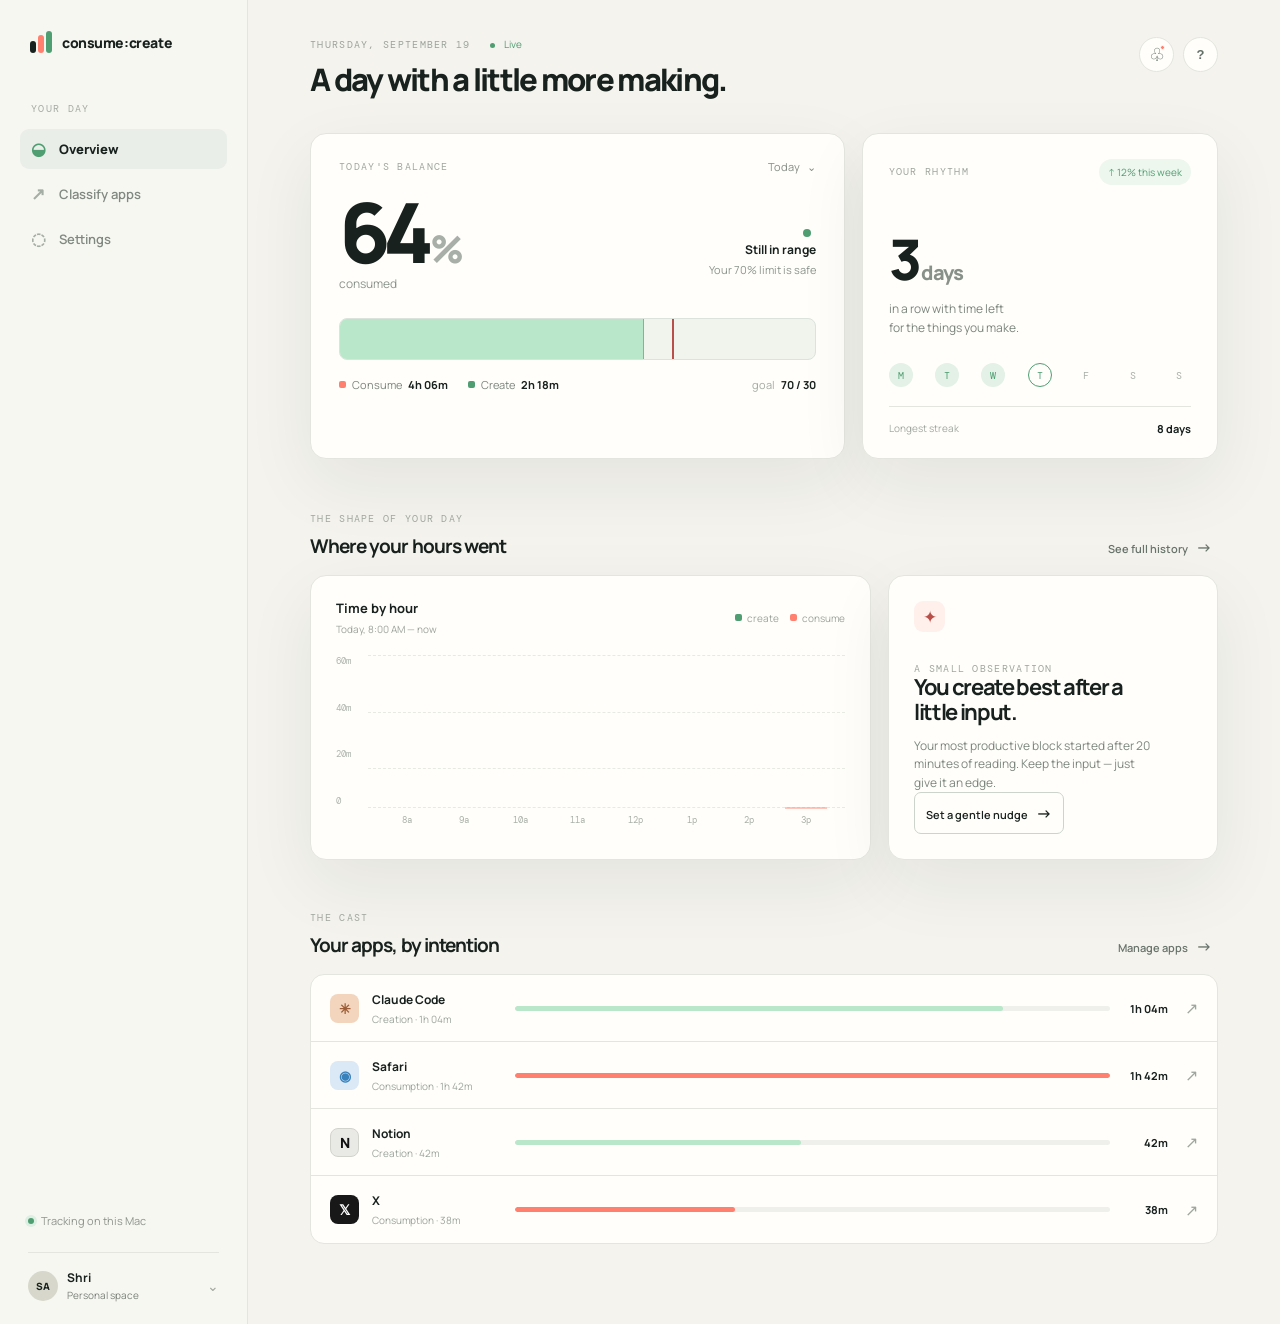
<file: index.html>
<!doctype html>
<html lang="en">
  <head>
    <meta charset="UTF-8" />
    <meta name="viewport" content="width=device-width, initial-scale=1.0" />
    <title>consume:create — make room for making</title>
    <link rel="stylesheet" href="styles.css" />
  </head>
  <body>
    <div class="app-shell">
      <aside class="sidebar">
        <div class="brand-row">
          <div class="brand-mark" aria-hidden="true"><span></span><span></span><span></span></div>
          <span class="brand-name">consume:create</span>
        </div>

        <div class="sidebar-section-label">Your day</div>
        <nav class="main-nav" aria-label="Main navigation">
          <button class="nav-item active" data-view="overview"><span class="nav-icon">◒</span>Overview</button>
          <button class="nav-item" data-view="classify"><span class="nav-icon">↗</span>Classify apps</button>
          <button class="nav-item" data-view="settings"><span class="nav-icon">◌</span>Settings</button>
        </nav>

        <div class="sidebar-bottom">
          <div class="sync-dot"><i></i>Tracking on this Mac</div>
          <div class="profile-chip"><div class="avatar">SA</div><div><strong>Shri</strong><small>Personal space</small></div><span>⌄</span></div>
        </div>
      </aside>

      <main class="main-content">
        <header class="topbar">
          <div>
            <p class="eyebrow">Thursday, September 19 <span class="live-pill"><i></i> Live</span></p>
            <h1 id="page-title">A day with a little more making.</h1>
          </div>
          <div class="top-actions"><button class="icon-button" title="Notifications">♧<span class="notification-dot"></span></button><button class="help-button">?</button></div>
        </header>

        <section id="view-overview" class="view active-view">
          <div class="hero-grid">
            <article class="balance-card">
              <div class="card-topline"><span class="label">TODAY'S BALANCE</span><span class="date-select">Today <span>⌄</span></span></div>
              <div class="balance-copy"><div><div class="balance-number"><span id="consume-percent">64</span><small>%</small></div><p>consumed</p></div><div class="balance-state"><span class="state-dot"></span><strong>Still in range</strong><small>Your 70% limit is safe</small></div></div>
              <div class="sideways-battery" aria-label="64 percent consumption, within 70 percent limit"><div class="battery-fill"></div><div class="limit-marker"><span>70%</span></div></div>
              <div class="battery-legend"><span><i class="swatch consume"></i>Consume <strong>4h 06m</strong></span><span><i class="swatch create"></i>Create <strong>2h 18m</strong></span><span class="goal-copy">goal <strong>70 / 30</strong></span></div>
            </article>

            <article class="streak-card">
              <div class="card-topline"><span class="label">YOUR RHYTHM</span><span class="trend">↑ 12% this week</span></div>
              <div class="streak-number">3<span> days</span></div>
              <p class="streak-copy">in a row with time left<br />for the things you make.</p>
              <div class="week-dots"><span class="done">M</span><span class="done">T</span><span class="done">W</span><span class="today">T</span><span>F</span><span>S</span><span>S</span></div>
              <div class="streak-footer"><span>Longest streak</span><strong>8 days</strong></div>
            </article>
          </div>

          <div class="section-heading"><div><span class="section-kicker">THE SHAPE OF YOUR DAY</span><h2>Where your hours went</h2></div><button class="text-button">See full history <span>→</span></button></div>
          <div class="analytics-grid">
            <article class="chart-card">
              <div class="chart-head"><div><strong>Time by hour</strong><small>Today, 8:00 AM — now</small></div><div class="chart-legend"><span><i class="swatch create"></i>create</span><span><i class="swatch consume"></i>consume</span></div></div>
              <div class="hour-chart"><div class="y-labels"><span>60m</span><span>40m</span><span>20m</span><span>0</span></div><div class="chart-area"><div class="grid-line l1"></div><div class="grid-line l2"></div><div class="grid-line l3"></div><div class="grid-line l4"></div><div class="bars"><div class="bar-group"><i class="bar create-bar" style="height:34%"></i><i class="bar consume-bar" style="height:16%"></i><small>8a</small></div><div class="bar-group"><i class="bar create-bar" style="height:20%"></i><i class="bar consume-bar" style="height:48%"></i><small>9a</small></div><div class="bar-group"><i class="bar create-bar" style="height:72%"></i><i class="bar consume-bar" style="height:10%"></i><small>10a</small></div><div class="bar-group"><i class="bar create-bar" style="height:44%"></i><i class="bar consume-bar" style="height:30%"></i><small>11a</small></div><div class="bar-group"><i class="bar create-bar" style="height:62%"></i><i class="bar consume-bar" style="height:9%"></i><small>12p</small></div><div class="bar-group"><i class="bar create-bar" style="height:25%"></i><i class="bar consume-bar" style="height:65%"></i><small>1p</small></div><div class="bar-group"><i class="bar create-bar" style="height:31%"></i><i class="bar consume-bar" style="height:54%"></i><small>2p</small></div><div class="bar-group current"><i class="bar create-bar" style="height:51%"></i><i class="bar consume-bar" style="height:42%"></i><small>3p</small></div></div></div></div>
            </article>
            <article class="insight-card"><div class="insight-icon">✦</div><span class="section-kicker">A SMALL OBSERVATION</span><h3>You create best after a little input.</h3><p>Your most productive block started after 20 minutes of reading. Keep the input — just give it an edge.</p><button class="outline-button">Set a gentle nudge <span>→</span></button></article>
          </div>

          <div class="section-heading apps-heading"><div><span class="section-kicker">THE CAST</span><h2>Your apps, by intention</h2></div><button class="text-button" data-view-link="classify">Manage apps <span>→</span></button></div>
          <div class="apps-list">
            <div class="app-row"><div class="app-icon claude">✳</div><div class="app-name"><strong>Claude Code</strong><small>Creation · 1h 04m</small></div><div class="app-bar"><span style="width:82%;background:#b9e7c9"></span></div><b>1h 04m</b><span class="arrow">↗</span></div>
            <div class="app-row"><div class="app-icon safari">◉</div><div class="app-name"><strong>Safari</strong><small>Consumption · 1h 42m</small></div><div class="app-bar"><span style="width:100%;background:#ff806f"></span></div><b>1h 42m</b><span class="arrow">↗</span></div>
            <div class="app-row"><div class="app-icon notion">N</div><div class="app-name"><strong>Notion</strong><small>Creation · 42m</small></div><div class="app-bar"><span style="width:48%;background:#b9e7c9"></span></div><b>42m</b><span class="arrow">↗</span></div>
            <div class="app-row"><div class="app-icon xapp">𝕏</div><div class="app-name"><strong>X</strong><small>Consumption · 38m</small></div><div class="app-bar"><span style="width:37%;background:#ff806f"></span></div><b>38m</b><span class="arrow">↗</span></div>
          </div>
        </section>

        <section id="view-classify" class="view secondary-view"><div class="secondary-header"><span class="section-kicker">YOUR RULES</span><h2>Make the distinction yours.</h2><p>Tell consume:create what “making” and “taking in” look like for you. You can change these any time.</p></div><div class="classification-layout"><div class="rule-column"><div class="rule-title"><span class="rule-dot create-dot"></span><div><h3>Creation</h3><p>Things that move your work forward.</p></div><span class="count">4 apps</span></div><div class="class-apps"><div class="class-app"><span class="app-icon claude">✳</span><span>Claude Code</span><button class="remove">−</button></div><div class="class-app"><span class="app-icon notion">N</span><span>Notion</span><button class="remove">−</button></div><div class="class-app"><span class="app-icon word">W</span><span>Microsoft Word</span><button class="remove">−</button></div><div class="class-app"><span class="app-icon cursor">⌁</span><span>Cursor</span><button class="remove">−</button></div></div><button class="add-button">+ Add an app</button></div><div class="rule-column consumption"><div class="rule-title"><span class="rule-dot consume-dot"></span><div><h3>Consumption</h3><p>Things you enjoy, but that fill the cup.</p></div><span class="count">4 apps</span></div><div class="class-apps"><div class="class-app"><span class="app-icon safari">◉</span><span>Safari</span><button class="remove">−</button></div><div class="class-app"><span class="app-icon xapp">𝕏</span><span>X</span><button class="remove">−</button></div><div class="class-app"><span class="app-icon youtube">▶</span><span>YouTube</span><button class="remove">−</button></div><div class="class-app"><span class="app-icon reddit">r/</span><span>Reddit</span><button class="remove">−</button></div></div><button class="add-button">+ Add an app</button></div></div></section>

        <section id="view-settings" class="view secondary-view"><div class="secondary-header"><span class="section-kicker">YOUR GUARDRAILS</span><h2>Keep the signal gentle.</h2><p>Set the boundary that feels useful, not punitive.</p></div><div class="settings-card"><div class="setting-row"><div><strong>Consumption limit</strong><p>We'll nudge you when consumption passes this share of your day.</p></div><div class="limit-control"><span id="limit-value">70%</span><input id="limit-slider" type="range" min="40" max="90" value="70" /></div></div><div class="setting-row"><div><strong>Daily reset</strong><p>Choose when a new day begins.</p></div><button class="select-button">5:00 AM <span>⌄</span></button></div><div class="setting-row"><div><strong>Gentle nudges</strong><p>A small notification when your balance starts to drift.</p></div><button class="toggle on" aria-label="Toggle gentle nudges"><span></span></button></div><div class="setting-row"><div><strong>Menu bar widget</strong><p>Show today's ratio at a glance in your menu bar.</p></div><button class="toggle on" aria-label="Toggle menu bar widget"><span></span></button></div></div></section>
      </main>
    </div>
    <script src="app.js"></script>
  </body>
</html>
</file>
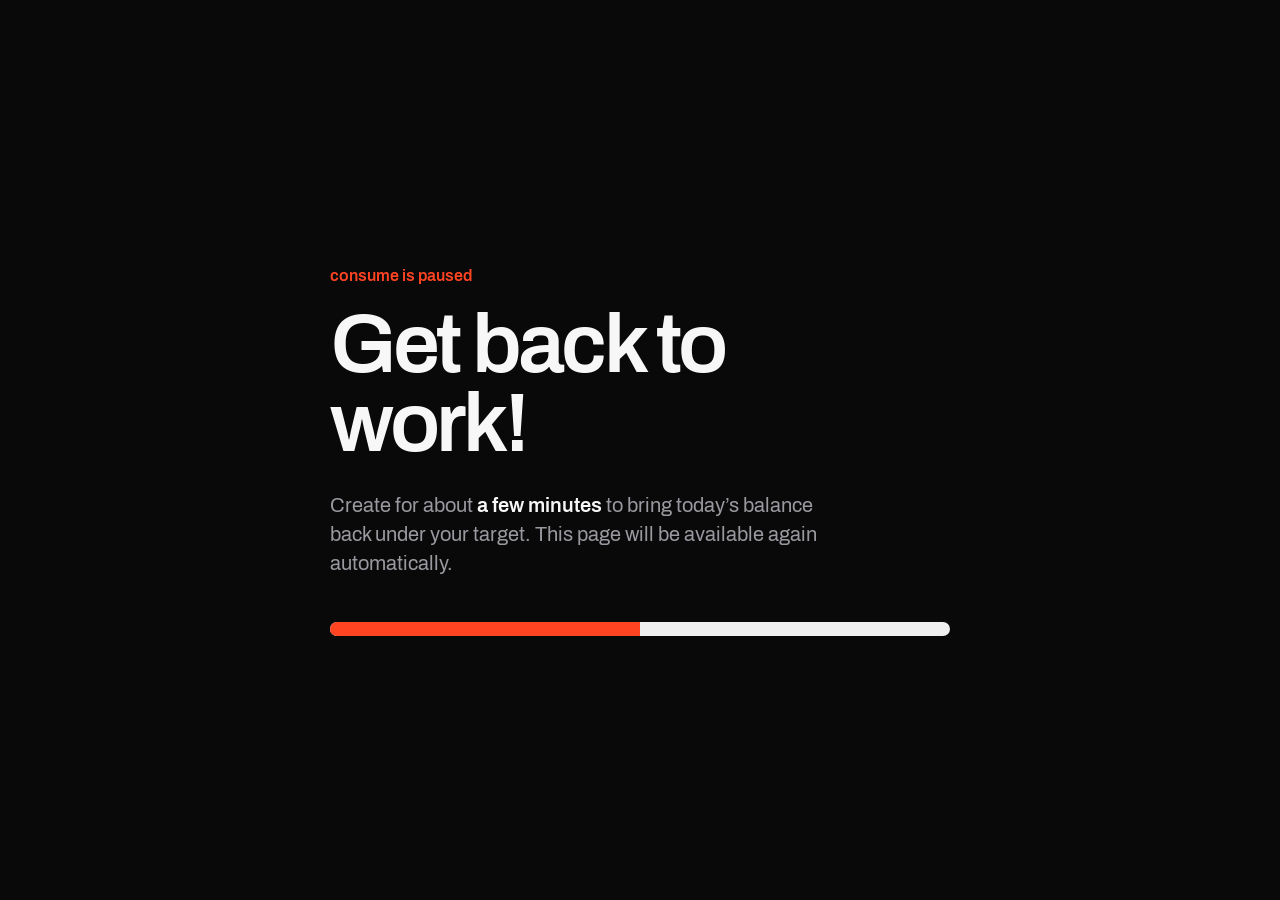
<file: native/Resources/Blocked.html>
<!doctype html>
<html lang="en">
<head>
  <meta charset="utf-8">
  <meta name="viewport" content="width=device-width, initial-scale=1">
  <title>Get back to work!</title>
  <style>
    @font-face { font-family: Archivo; src: url("Archivo-Regular.ttf"); font-weight: 400; }
    @font-face { font-family: Archivo; src: url("Archivo-SemiBold.ttf"); font-weight: 600; }
    :root { color-scheme: dark; font-family: Archivo, -apple-system, sans-serif; }
    * { box-sizing: border-box; }
    body {
      margin: 0;
      min-height: 100vh;
      display: grid;
      place-items: center;
      color: #f7f7f7;
      background: #09090a;
    }
    main { width: min(620px, calc(100vw - 48px)); }
    .eyebrow { margin: 0 0 18px; color: #ff4422; font-size: 16px; font-weight: 600; }
    h1 { margin: 0; max-width: 560px; font-size: clamp(48px, 8vw, 84px); line-height: .94; letter-spacing: -.045em; }
    p { margin: 28px 0 0; max-width: 520px; color: #99999f; font-size: 20px; line-height: 1.45; }
    strong { color: #f7f7f7; font-weight: 600; }
    .bar { height: 14px; margin-top: 44px; overflow: hidden; border-radius: 999px; background: #efefef; }
    .bar::before { content: ""; display: block; width: 50%; height: 100%; background: #ff4422; }
  </style>
</head>
<body>
  <main>
    <p class="eyebrow" id="site">consume is paused</p>
    <h1>Get back to work!</h1>
    <p>Create for about <strong id="minutes">a few minutes</strong> to bring today’s balance back under your target. This page will be available again automatically.</p>
    <div class="bar" aria-hidden="true"></div>
  </main>
  <script>
    const params = new URLSearchParams(location.search);
    const name = params.get('name');
    const minutes = Number(params.get('minutes'));
    if (name) document.querySelector('#site').textContent = `${name} is paused`;
    if (minutes > 0) document.querySelector('#minutes').textContent = `${minutes} ${minutes === 1 ? 'minute' : 'minutes'}`;
  </script>
</body>
</html>
</file>
<file: styles.css>
@import url('https://fonts.googleapis.com/css2?family=DM+Mono:wght@400;500&family=Manrope:wght@400;500;600;700;800&display=swap');
:root{--paper:#f4f3ee;--card:#fffefb;--ink:#18211d;--muted:#7a8179;--line:#e4e5de;--mint:#b9e7c9;--mint-deep:#4f9e72;--coral:#ff806f;--coral-deep:#b84f49;--shadow:0 24px 70px rgba(30,44,35,.07)}*{box-sizing:border-box}body{margin:0;background:var(--paper);color:var(--ink);font-family:Manrope, sans-serif;font-size:14px}.app-shell{display:flex;min-height:100vh}.sidebar{width:248px;border-right:1px solid var(--line);padding:31px 20px 22px;display:flex;flex-direction:column;flex-shrink:0;background:#f7f7f2}.brand-row{display:flex;align-items:center;gap:10px;padding:0 10px 49px}.brand-mark{display:flex;align-items:flex-end;gap:2px;width:22px;height:22px}.brand-mark span{width:6px;background:var(--ink);border-radius:5px}.brand-mark span:first-child{height:12px}.brand-mark span:nth-child(2){height:18px;background:var(--coral)}.brand-mark span:last-child{height:22px;background:var(--mint-deep)}.brand-name{font-size:14px;font-weight:800;letter-spacing:-.03em}.sidebar-section-label,.section-kicker,.label,.eyebrow{font-family:'DM Mono',monospace;text-transform:uppercase;letter-spacing:.13em;font-size:10px}.sidebar-section-label{color:#a5aba4;padding:0 11px 14px}.main-nav{display:grid;gap:5px}.nav-item{border:0;background:transparent;text-align:left;border-radius:9px;padding:11px 11px;color:#808981;font:600 13px Manrope;cursor:pointer;display:flex;align-items:center;gap:11px;transition:.2s}.nav-item:hover,.nav-item.active{background:#e9eee9;color:var(--ink)}.nav-item.active{font-weight:800}.nav-icon{font-size:17px;line-height:12px;width:17px;color:#a5aea5}.active .nav-icon{color:var(--mint-deep)}.sidebar-bottom{margin-top:auto;padding:0 8px}.sync-dot{font-size:11px;color:#8d958d;display:flex;align-items:center;gap:7px;margin-bottom:24px}.sync-dot i,.live-pill i{width:6px;height:6px;background:var(--mint-deep);border-radius:50%;display:inline-block;box-shadow:0 0 0 3px #dcefe2}.profile-chip{border-top:1px solid var(--line);padding-top:16px;display:flex;align-items:center;gap:9px}.avatar{width:30px;height:30px;border-radius:50%;background:#d7d8cb;font-size:10px;font-weight:800;display:grid;place-items:center}.profile-chip strong,.profile-chip small{display:block}.profile-chip strong{font-size:12px}.profile-chip small{font-size:10px;color:var(--muted);margin-top:2px}.profile-chip>span{margin-left:auto;color:#a1a8a0}.main-content{max-width:1180px;width:100%;margin:0 auto;padding:37px 62px 80px}.topbar{display:flex;justify-content:space-between;align-items:flex-start;margin-bottom:36px}.eyebrow{color:#9ba39b;margin:0 0 11px}.live-pill{font-family:Manrope;letter-spacing:0;text-transform:none;color:var(--mint-deep);margin-left:12px}.live-pill i{margin-right:7px;width:5px;height:5px;box-shadow:none}h1,h2,h3,p{margin:0}h1{font-size:31px;letter-spacing:-.055em;line-height:1.12;font-weight:800}.top-actions{display:flex;gap:9px}.icon-button,.help-button{width:35px;height:35px;background:var(--card);border:1px solid var(--line);border-radius:50%;font-size:18px;color:#637069;position:relative;cursor:pointer}.notification-dot{position:absolute;width:5px;height:5px;background:var(--coral);border:1px solid var(--card);border-radius:50%;right:8px;top:7px}.help-button{font-size:13px;font-weight:800}.hero-grid{display:grid;grid-template-columns:1.5fr 1fr;gap:17px}.balance-card,.streak-card,.chart-card,.insight-card,.settings-card{background:var(--card);border:1px solid var(--line);border-radius:16px;box-shadow:var(--shadow)}.balance-card{padding:25px 28px 22px;min-height:302px}.card-topline{display:flex;justify-content:space-between;align-items:center}.label{color:#a0a79f}.date-select{font-size:11px;color:#858d85}.date-select span{margin-left:5px}.balance-copy{display:flex;justify-content:space-between;align-items:center;margin-top:23px}.balance-number{font-size:83px;line-height:.85;font-weight:800;letter-spacing:-.1em}.balance-number small{font-size:38px;letter-spacing:-.05em;color:#a7afa8;margin-left:5px}.balance-copy p{font-size:12px;color:#8b948c;margin-top:8px}.balance-state{margin-top:11px;text-align:right}.balance-state strong{display:block;font-size:12px}.balance-state small{display:block;color:#8b948c;font-size:11px;margin-top:4px}.state-dot{display:inline-block;width:8px;height:8px;background:var(--mint-deep);border-radius:50%;margin-right:5px}.sideways-battery{height:42px;background:#f1f3ed;border:1px solid #dce3dc;border-radius:8px;position:relative;overflow:hidden;margin-top:26px}.battery-fill{height:100%;width:64%;background:var(--mint);border-right:1px solid #72be91;animation:fillIn 1.1s ease-out}.limit-marker{position:absolute;left:70%;top:0;height:100%;border-left:2px solid var(--coral-deep)}.limit-marker span{position:absolute;top:-19px;left:-14px;color:var(--coral-deep);font:10px 'DM Mono',monospace}.battery-legend{display:flex;gap:20px;margin-top:17px;color:#7c857d;font-size:11px;align-items:center}.battery-legend span{display:flex;align-items:center;gap:6px}.battery-legend strong{color:var(--ink);font-weight:700}.swatch{width:7px;height:7px;border-radius:2px;display:inline-block}.swatch.create{background:var(--mint-deep)}.swatch.consume{background:var(--coral)}.goal-copy{margin-left:auto;color:#a3aaa2}.streak-card{padding:25px 26px 22px}.trend{font-size:10px;color:var(--mint-deep);background:#edf7ee;border-radius:20px;padding:6px 9px}.streak-number{font-size:56px;font-weight:800;letter-spacing:-.07em;margin-top:35px}.streak-number span{font-size:20px;letter-spacing:-.04em;color:#889189}.streak-copy{color:#7c867e;line-height:1.6;font-size:12px;margin-top:2px}.week-dots{display:flex;justify-content:space-between;margin-top:26px;color:#aab0aa;font:10px 'DM Mono',monospace}.week-dots span{width:24px;height:24px;border-radius:50%;display:grid;place-items:center}.week-dots .done{background:#e3f1e6;color:var(--mint-deep)}.week-dots .today{border:1px solid var(--mint-deep);color:var(--mint-deep)}.streak-footer{border-top:1px solid var(--line);display:flex;justify-content:space-between;margin-top:19px;padding-top:14px;color:#a0a8a0;font-size:10px}.streak-footer strong{font-size:11px;color:var(--ink)}.section-heading{display:flex;justify-content:space-between;align-items:end;margin:48px 0 16px}.section-kicker{color:#a0a79f}.section-heading h2{font-size:19px;letter-spacing:-.05em;margin-top:7px}.text-button{border:0;background:none;color:#68736b;font:600 11px Manrope;cursor:pointer}.text-button span,.outline-button span{font-size:16px;margin-left:6px}.analytics-grid{display:grid;grid-template-columns:1.7fr 1fr;gap:17px}.chart-card{padding:23px 25px 18px}.chart-head{display:flex;justify-content:space-between}.chart-head strong{display:block;font-size:13px}.chart-head small{font-size:10px;color:#9ca49c;display:block;margin-top:5px}.chart-legend{display:flex;gap:11px;color:#9ca49c;font-size:10px;align-items:center}.chart-legend span{display:flex;gap:5px;align-items:center}.hour-chart{display:flex;height:171px;margin-top:19px}.y-labels{width:32px;display:flex;flex-direction:column;justify-content:space-between;color:#afb5ae;font:9px 'DM Mono',monospace;padding:0 0 19px}.chart-area{position:relative;flex:1}.grid-line{position:absolute;left:0;right:0;border-top:1px dashed #e7e9e3}.l1{top:0}.l2{top:33%}.l3{top:66%}.l4{bottom:18px}.bars{height:100%;display:flex;justify-content:space-around;position:relative;z-index:1;padding:0 10px}.bar-group{width:34px;display:flex;flex-direction:column;justify-content:flex-end;align-items:center;position:relative;padding-bottom:19px}.bar{width:12px;border-radius:4px 4px 2px 2px;display:block;position:absolute;bottom:20px;transition:height .3s}.create-bar{left:4px}.consume-bar{right:4px}.bar-group small{position:absolute;bottom:0;font:9px 'DM Mono',monospace;color:#a9b0a8}.bar-group.current:after{content:'';position:absolute;bottom:17px;width:42px;height:2px;background:var(--coral);opacity:.45}.insight-card{padding:25px;display:flex;flex-direction:column}.insight-icon{width:31px;height:31px;background:#fff0ec;color:var(--coral-deep);border-radius:9px;display:grid;place-items:center;font-size:17px;margin-bottom:30px}.insight-card h3{font-size:22px;line-height:1.15;letter-spacing:-.06em;max-width:220px}.insight-card p{color:#7d877f;line-height:1.55;font-size:12px;margin-top:11px;max-width:240px}.outline-button{margin-top:auto;align-self:flex-start;background:transparent;border:1px solid #ccd4cb;border-radius:7px;padding:9px 11px;color:var(--ink);font:600 11px Manrope;cursor:pointer}.apps-heading{margin-top:46px}.apps-list{background:var(--card);border:1px solid var(--line);border-radius:14px;overflow:hidden}.app-row{min-height:67px;display:flex;align-items:center;padding:0 19px;gap:13px;border-bottom:1px solid var(--line)}.app-row:last-child{border-bottom:0}.app-icon{width:29px;height:29px;border-radius:8px;display:grid;place-items:center;font-size:14px;font-weight:800;flex-shrink:0}.claude{background:#f2d5bc;color:#9c5d36}.safari{background:#dbe8f5;color:#3981bb}.notion{background:#e9e9e5;color:#111;border:1px solid #d3d3ce}.xapp{background:#171817;color:white}.word{background:#d9e4fa;color:#3564ad}.cursor{background:#e5e0f5;color:#6c51ad}.youtube{background:#ffdfdd;color:#d84a43}.reddit{background:#fee3cd;color:#dd6a1b}.app-name{width:130px}.app-name strong,.app-name small{display:block}.app-name strong{font-size:12px}.app-name small{font-size:10px;color:#9ba49c;margin-top:4px}.app-bar{height:5px;border-radius:5px;background:#eff0eb;flex:1;overflow:hidden}.app-bar span{display:block;height:100%;border-radius:5px}.app-row>b{font-size:11px;width:45px;text-align:right}.arrow{font-size:16px;color:#9ea69e;margin-left:4px}.view{display:none}.active-view{display:block}.secondary-view{max-width:870px}.secondary-header{margin:25px 0 37px}.secondary-header h2{font-size:39px;letter-spacing:-.07em;line-height:1;margin:12px 0 12px}.secondary-header p{color:#7e877e;font-size:13px;max-width:440px;line-height:1.6}.classification-layout{display:grid;grid-template-columns:1fr 1fr;gap:18px}.rule-column{background:#f0f8f1;border:1px solid #dceee0;border-radius:15px;padding:23px}.rule-column.consumption{background:#fff1ee;border-color:#f5ddd8}.rule-title{display:flex;align-items:flex-start;gap:11px}.rule-dot{width:10px;height:10px;border-radius:50%;margin-top:5px}.create-dot{background:var(--mint-deep)}.consume-dot{background:var(--coral)}.rule-title h3{font-size:16px;letter-spacing:-.04em}.rule-title p{font-size:11px;color:#849087;margin-top:5px}.count{margin-left:auto;font:10px 'DM Mono';color:#96a399}.class-apps{margin-top:23px;background:rgba(255,255,255,.6);border-radius:9px;overflow:hidden}.class-app{display:flex;align-items:center;padding:10px;border-bottom:1px solid rgba(150,170,155,.19);gap:10px;font-size:12px}.class-app:last-child{border-bottom:0}.class-app .app-icon{width:25px;height:25px;font-size:12px}.remove{margin-left:auto;border:0;background:transparent;color:#9ca89e;font-size:18px;cursor:pointer}.add-button{border:1px dashed #b4cdb8;background:transparent;border-radius:7px;color:#659273;font:600 11px Manrope;padding:9px 11px;margin-top:15px;cursor:pointer}.consumption .add-button{border-color:#eac3bc;color:#bf726a}.settings-card{padding:4px 25px}.setting-row{min-height:92px;border-bottom:1px solid var(--line);display:flex;align-items:center;justify-content:space-between;gap:30px}.setting-row:last-child{border-bottom:0}.setting-row strong{font-size:13px}.setting-row p{font-size:11px;color:#8c968d;margin-top:5px}.limit-control{display:flex;align-items:center;gap:17px}.limit-control>span{font-size:22px;font-weight:800;letter-spacing:-.05em;min-width:53px;text-align:right}input[type=range]{accent-color:var(--coral);width:170px}.select-button{border:1px solid var(--line);background:var(--paper);border-radius:7px;padding:9px 11px;font:600 11px Manrope}.select-button span{margin-left:15px;color:#8d968e}.toggle{width:39px;height:23px;border:0;border-radius:30px;background:#d8ddd7;padding:3px;cursor:pointer}.toggle span{display:block;width:17px;height:17px;border-radius:50%;background:#fff;transition:.2s}.toggle.on{background:var(--mint-deep)}.toggle.on span{margin-left:16px}@keyframes fillIn{from{width:0}to{width:64%}}@media(max-width:850px){.sidebar{width:200px}.main-content{padding:30px 24px}.hero-grid,.analytics-grid,.classification-layout{grid-template-columns:1fr}.streak-card{min-height:250px}.secondary-header h2{font-size:32px}}@media(max-width:600px){.app-shell{display:block}.sidebar{width:100%;height:auto;padding:18px 15px;flex-direction:row;align-items:center;border-right:0;border-bottom:1px solid var(--line)}.brand-row{padding:0}.sidebar-section-label,.sidebar-bottom{display:none}.main-nav{display:flex;margin-left:auto}.nav-item{font-size:0;padding:9px}.nav-icon{font-size:18px}.main-content{padding:25px 16px 50px}h1{font-size:26px}.topbar{margin-bottom:25px}.balance-number{font-size:68px}.balance-copy{align-items:flex-end}.battery-legend{gap:10px;flex-wrap:wrap}.goal-copy{margin-left:0}.app-name{width:105px}.app-row{padding:0 12px;gap:8px}}
</file>
